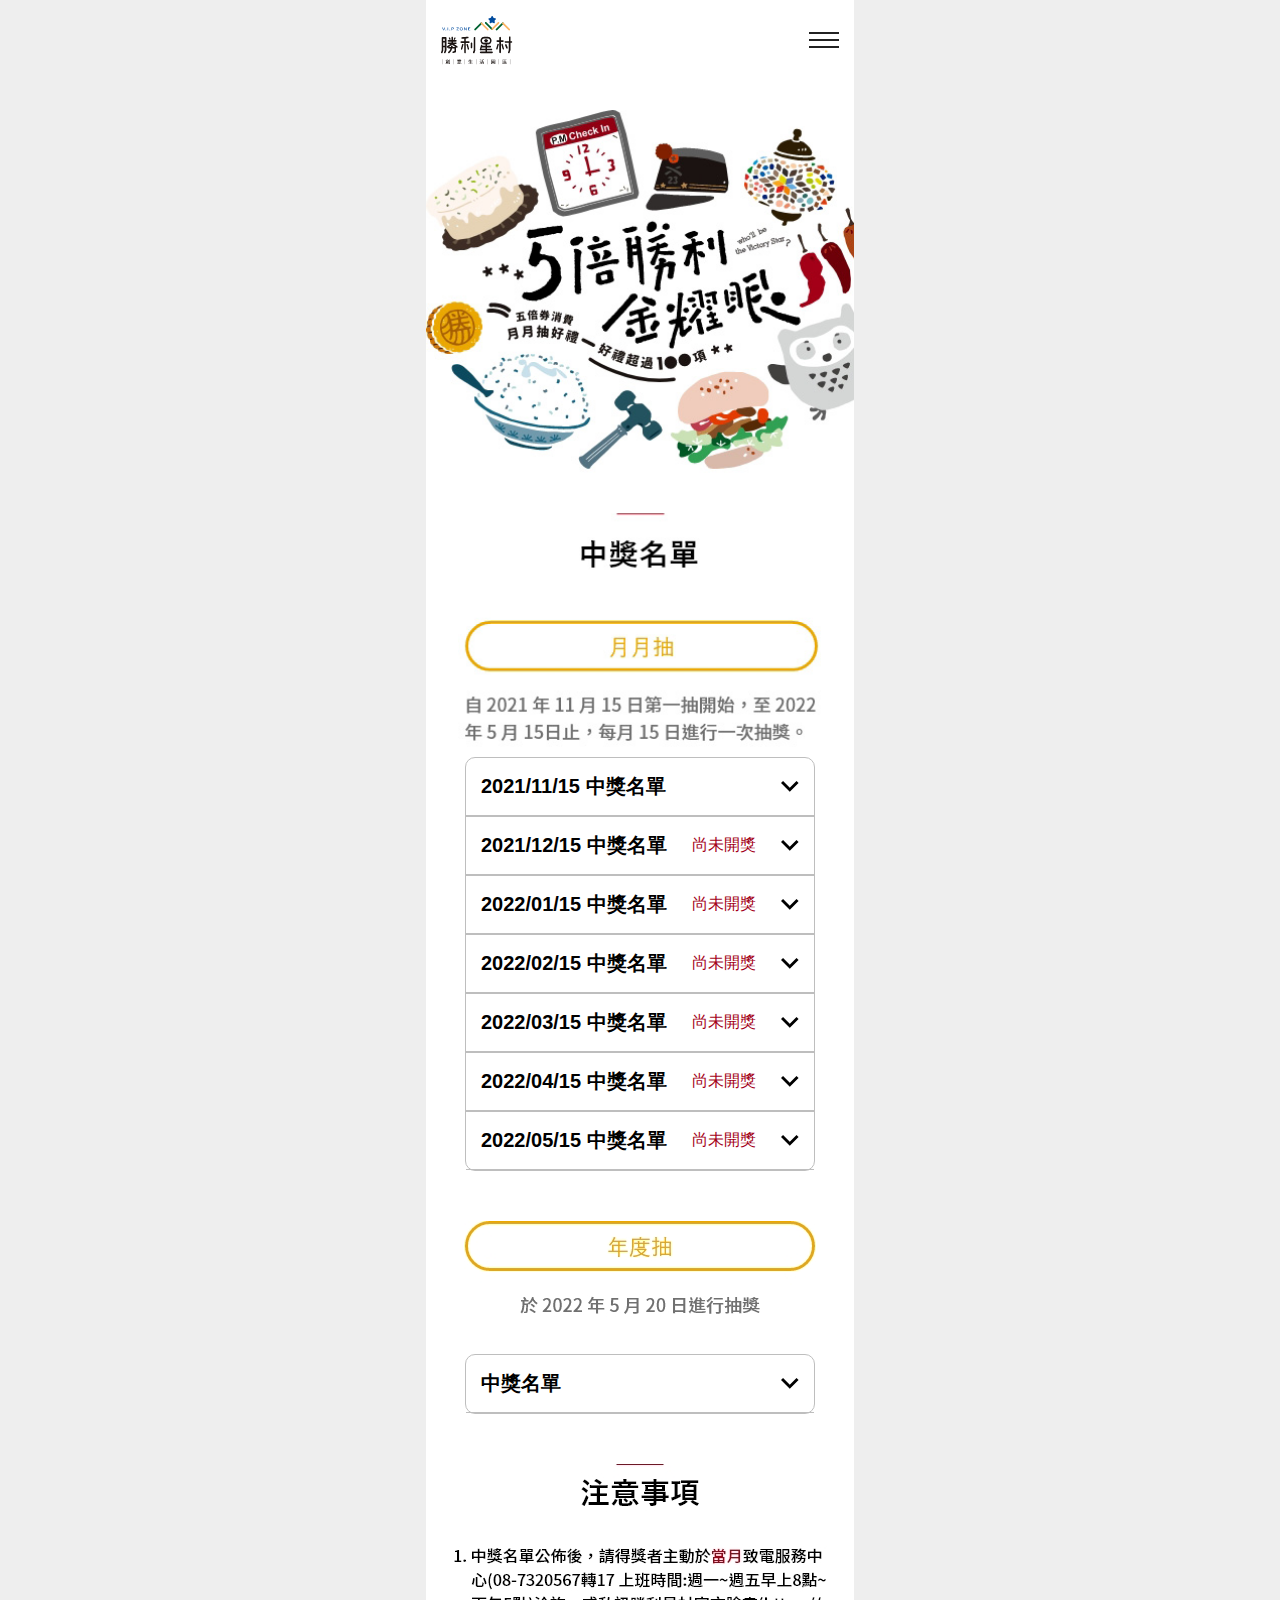
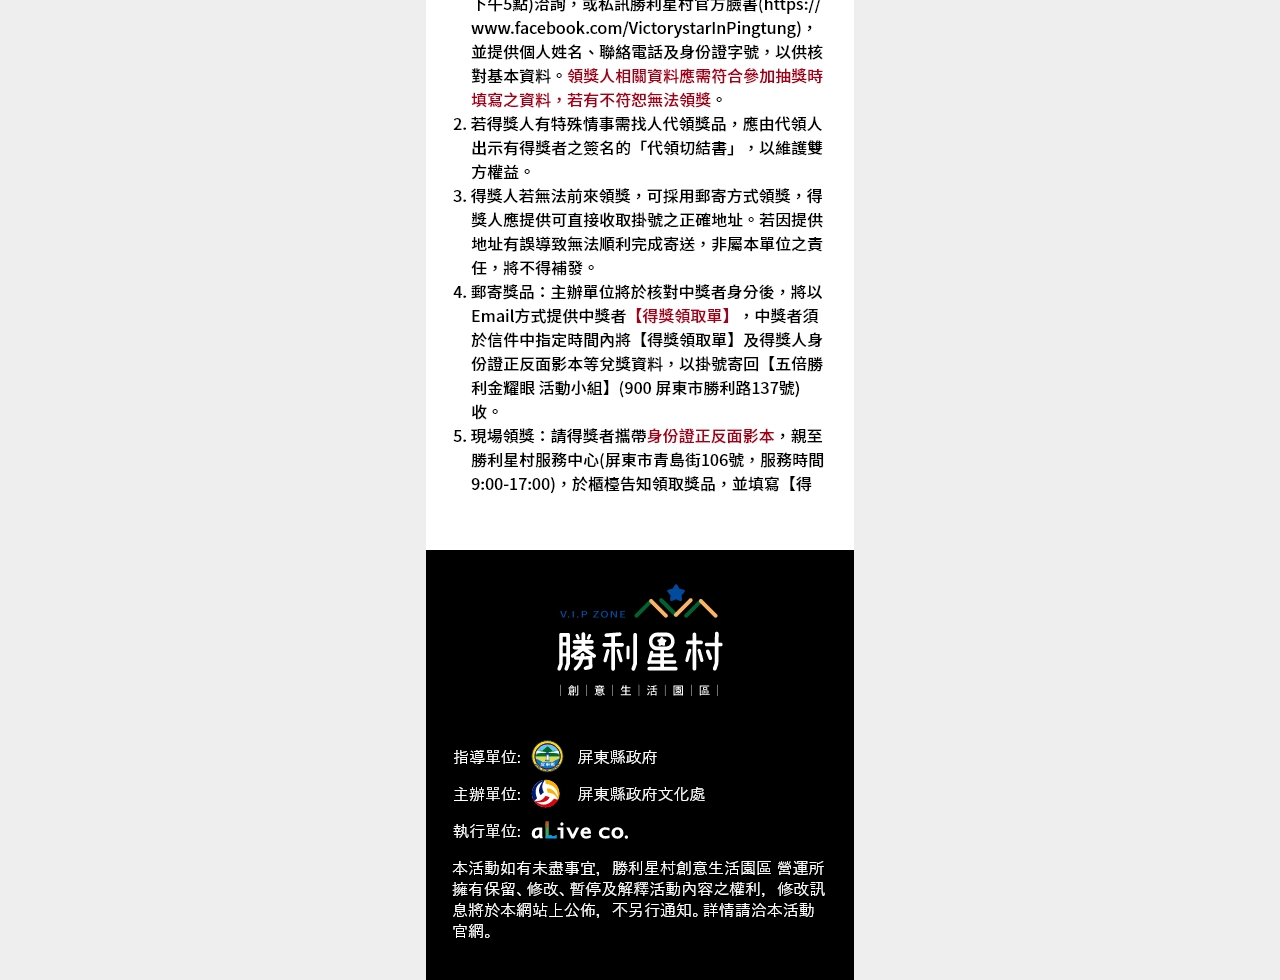
<file: award.html>
<!DOCTYPE html>
<html lang="en">
  <head>
    <meta charset="UTF-8" />
    <meta name="viewport" content="width=428" />
    <meta http-equiv="X-UA-Compatible" content="ie=edge" />
    <title>首頁</title>
    <link href="./style.css" rel="stylesheet" />
  </head>
  <body>
    <div class="wrapper">
      <header>
        <img src="./img/logo.png" class="logo" alt="" />
        <div class="menuBtn">
          <div></div>
          <div></div>
          <div></div>
        </div>
        <nav>
          <ul>
            <li><a href="#">首頁</a></li>
            <li><a href="#">立即登入序號</a></li>
            <li>
              <a href="#" onclick='return alert("敬請期待"),!1'>得獎名單</a>
            </li>
          </ul>
        </nav>
      </header>
      <div class="main">
        <img src="./img/awardKv.jpg" class="tFull" alt="" />
        <div class="awardCon">
          <div class="block">
            <div class="title">
              <span>2021/11/15 中獎名單</span>
              <img
                src="[data-uri]"
              />
            </div>
            <div class="awww">
              <div class="a1">
                <h2>生活好物×10名</h2>
                <table>
                  <tr>
                    <td>林O逸</td>
                    <td>ABCD 1234 Q567</td>
                  </tr>
                  <tr>
                    <td>林O逸</td>
                    <td>ABCD 1234 Q567</td>
                  </tr>
                  <tr>
                    <td>林O逸</td>
                    <td>ABCD 1234 Q567</td>
                  </tr>
                  <tr>
                    <td>林O逸</td>
                    <td>ABCD 1234 Q567</td>
                  </tr>
                  <tr>
                    <td>林O逸</td>
                    <td>ABCD 1234 Q567</td>
                  </tr>
                  <tr>
                    <td>林O逸</td>
                    <td>ABCD 1234 Q567</td>
                  </tr>
                  <tr>
                    <td>林O逸</td>
                    <td>ABCD 1234 Q567</td>
                  </tr>
                  <tr>
                    <td>林O逸</td>
                    <td>ABCD 1234 Q567</td>
                  </tr>
                  <tr>
                    <td>林O逸</td>
                    <td>ABCD 1234 Q567</td>
                  </tr>
                  <tr>
                    <td>林O逸</td>
                    <td>ABCD 1234 Q567</td>
                  </tr>
                </table>
                <h2>勝利星村文創好物×20名</h2>
                <table>
                  <tr>
                    <td>林O逸</td>
                    <td>ABCD 1234 Q567</td>
                  </tr>
                  <tr>
                    <td>林O逸</td>
                    <td>ABCD 1234 Q567</td>
                  </tr>
                  <tr>
                    <td>林O逸</td>
                    <td>ABCD 1234 Q567</td>
                  </tr>
                  <tr>
                    <td>林O逸</td>
                    <td>ABCD 1234 Q567</td>
                  </tr>
                  <tr>
                    <td>林O逸</td>
                    <td>ABCD 1234 Q567</td>
                  </tr>
                  <tr>
                    <td>林O逸</td>
                    <td>ABCD 1234 Q567</td>
                  </tr>
                  <tr>
                    <td>林O逸</td>
                    <td>ABCD 1234 Q567</td>
                  </tr>
                  <tr>
                    <td>林O逸</td>
                    <td>ABCD 1234 Q567</td>
                  </tr>
                  <tr>
                    <td>林O逸</td>
                    <td>ABCD 1234 Q567</td>
                  </tr>
                  <tr>
                    <td>林O逸</td>
                    <td>ABCD 1234 Q567</td>
                  </tr>
                  <tr>
                    <td>林O逸</td>
                    <td>ABCD 1234 Q567</td>
                  </tr>
                  <tr>
                    <td>林O逸</td>
                    <td>ABCD 1234 Q567</td>
                  </tr>
                  <tr>
                    <td>林O逸</td>
                    <td>ABCD 1234 Q567</td>
                  </tr>
                  <tr>
                    <td>林O逸</td>
                    <td>ABCD 1234 Q567</td>
                  </tr>
                  <tr>
                    <td>林O逸</td>
                    <td>ABCD 1234 Q567</td>
                  </tr>
                  <tr>
                    <td>林O逸</td>
                    <td>ABCD 1234 Q567</td>
                  </tr>
                  <tr>
                    <td>林O逸</td>
                    <td>ABCD 1234 Q567</td>
                  </tr>
                  <tr>
                    <td>林O逸</td>
                    <td>ABCD 1234 Q567</td>
                  </tr>
                  <tr>
                    <td>林O逸</td>
                    <td>ABCD 1234 Q567</td>
                  </tr>
                  <tr>
                    <td>林O逸</td>
                    <td>ABCD 1234 Q567</td>
                  </tr>
                </table>
              </div>
            </div>
          </div>
          <div class="block">
            <div class="title">
              <span>2021/12/15 中獎名單</span> <b>尚未開獎</b>
              <img
                src="[data-uri]"
              />
            </div>
            <div class="awww"><div class="a1"></div></div>
          </div>
          <div class="block">
            <div class="title">
              <span>2022/01/15 中獎名單</span> <b>尚未開獎</b>
              <img
                src="[data-uri]"
              />
            </div>
            <div class="awww"><div class="a1"></div></div>
          </div>
          <div class="block">
            <div class="title">
              <span>2022/02/15 中獎名單</span> <b>尚未開獎</b>
              <img
                src="[data-uri]"
              />
            </div>
            <div class="awww"><div class="a1"></div></div>
          </div>
          <div class="block">
            <div class="title">
              <span>2022/03/15 中獎名單</span> <b>尚未開獎</b>
              <img
                src="[data-uri]"
              />
            </div>
            <div class="awww"><div class="a1"></div></div>
          </div>
          <div class="block">
            <div class="title">
              <span>2022/04/15 中獎名單</span> <b>尚未開獎</b>
              <img
                src="[data-uri]"
              />
            </div>
            <div class="awww"><div class="a1"></div></div>
          </div>
          <div class="block">
            <div class="title">
              <span>2022/05/15 中獎名單</span> <b>尚未開獎</b>
              <img
                src="[data-uri]"
              />
            </div>
            <div class="awww"><div class="a1"></div></div>
          </div>
        </div>
        <img src="./img/text4.jpg" class="text4" alt="" />
        <div class="awardCon">
          <div class="block">
            <div class="title">
              <span>中獎名單</span>
              <img
                src="[data-uri]"
              />
            </div>
            <div class="awww">
              <div class="a1">
                <h2>生活好物×10名</h2>
                <table>
                  <tr>
                    <td>林O逸</td>
                    <td>ABCD 1234 Q567</td>
                  </tr>
                  <tr>
                    <td>林O逸</td>
                    <td>ABCD 1234 Q567</td>
                  </tr>
                  <tr>
                    <td>林O逸</td>
                    <td>ABCD 1234 Q567</td>
                  </tr>
                  <tr>
                    <td>林O逸</td>
                    <td>ABCD 1234 Q567</td>
                  </tr>
                  <tr>
                    <td>林O逸</td>
                    <td>ABCD 1234 Q567</td>
                  </tr>
                  <tr>
                    <td>林O逸</td>
                    <td>ABCD 1234 Q567</td>
                  </tr>
                  <tr>
                    <td>林O逸</td>
                    <td>ABCD 1234 Q567</td>
                  </tr>
                  <tr>
                    <td>林O逸</td>
                    <td>ABCD 1234 Q567</td>
                  </tr>
                  <tr>
                    <td>林O逸</td>
                    <td>ABCD 1234 Q567</td>
                  </tr>
                  <tr>
                    <td>林O逸</td>
                    <td>ABCD 1234 Q567</td>
                  </tr>
                </table>
              </div>
            </div>
          </div>
        </div>
        <img src="./img/text5.jpg" class="text4" alt="" />
      </div>
      <footer><img src="./img/footer.jpg" alt="" /></footer>
    </div>
    <script src="./app.js"></script>
  </body>
</html>
</file>
<file: style.css>
html{font-size:62.5%}body,div,a,ul,li,img,table,tr,td,header,footer,h1,h2,h3,h4,input,select,textarea{margin:0;padding:0;text-decoration:none;color:#000;font-family:Arial,"Microsoft JhengHei";list-style:none;border:none;border-collapse:collapse;box-sizing:border-box}p{font-size:1.4rem;line-height:2.2rem}header{width:100%;height:80px;background-color:#fff;padding:15px;display:flex;justify-content:space-between;align-items:center;position:relative}header .menuBtn{width:30px;cursor:pointer}header .menuBtn div{width:100%;height:2px;margin-bottom:5px;background-color:#222}header .menuBtn div:last-child{margin-bottom:0}header nav{position:absolute;top:80px;left:0;background-color:#fff;z-index:3;width:100%;display:none}header nav ul li{padding:15px;border-bottom:1px solid #eee}header nav ul li:first-child{border-top:1px solid #eee}header nav ul li a{font-size:1.4rem}header .showNav{display:block}footer img{width:100%;display:block;margin-top:40px}body{background-color:#eee}.wrapper{width:428px;background-color:#fff;margin:0 auto}.wrapper .tFull{width:100%}.wrapper .main{text-align:center;margin-top:30px}.wrapper .main .awardCon{width:350px;margin:0 auto;border:1px solid #bebebe;border-radius:10px}.wrapper .main .awardCon .block{width:100%;border-bottom:1px solid #bebebe}.wrapper .main .awardCon .block:last-child{border:none}.wrapper .main .awardCon .block .title{display:flex;justify-content:space-between;align-items:center;font-size:20px;font-weight:600;padding:15px;border-bottom:1px solid #bebebe}.wrapper .main .awardCon .block .title b{font-size:16px;font-weight:400;color:#a30017}.wrapper .main .awardCon .block .awww{display:none}.wrapper .main .awardCon .block .a1 h2{font-size:18px;color:#a30017;text-align:left;padding-left:15px;padding-top:15px}.wrapper .main .awardCon .block .a1 table{width:calc(100% - 30px);margin-top:15px;margin-left:15px;margin-right:15px;margin-bottom:20px}.wrapper .main .awardCon .block .a1 table tr td{text-align:left;font-size:20px;padding-bottom:15px}.wrapper .main .awardCon .block .a1 table tr td:last-child{text-align:right}.wrapper .main .awardCon .block .a1 table tr:last-child td{padding-bottom:0}.wrapper .main .text2{display:block}.wrapper .main .text4{display:block;margin-top:50px;margin-left:auto;margin-right:auto}.wrapper .main .loginBtn{background-color:#a30017;display:block;width:380px;height:50px;color:#fff;text-align:center;line-height:50px;border-radius:30px;font-size:20px;font-weight:700;margin:0 auto;box-shadow:0 0 5px rgba(0,0,0,.3)}.wrapper .main .addForm{display:block;margin:20px auto;width:360px;position:relative;left:5px;border:2px solid #000;border-radius:3px;line-height:50px;height:50px;font-size:20px;text-align:center}.wrapper .main .sendBtn{width:360px;display:block;height:50px;line-height:50px;text-align:center;color:#fff;border-radius:30px;background-color:#a30017;font-size:20px;margin:20px auto 40px auto;font-weight:600;position:relative;left:5px}.wrapper .main .form{width:370px;margin:20px auto 0 auto}.wrapper .main .form tr td{text-align:left;font-size:20px}.wrapper .main .form tr td:first-child{color:#a30017;width:10px}.wrapper .main .form tr td input{border:1px solid #bebebe;border-radius:3px;height:50px;padding-left:7px;padding-right:7px;width:100%;font-size:16px}.wrapper .main .form tr:nth-child(odd) td{padding-bottom:5px}.wrapper .main .form tr:nth-child(even) td{padding-bottom:20px}.wrapper .main .form tr:last-child td{padding-bottom:0}.wrapper .main .awardBtn{color:#a30017;font-size:18px;text-decoration:underline;padding-top:20px;display:inline-block}.wrapper .main .redBg{background-color:#a30017;padding-top:10px;padding-bottom:30px}.wrapper .main .redBg .loginBtnWhite{background-color:#fff;display:block;width:380px;height:50px;color:#a30017;text-align:center;line-height:50px;border-radius:30px;font-size:20px;font-weight:700;box-shadow:0 0 5px rgba(0,0,0,.3);margin:0 auto}
</file>
